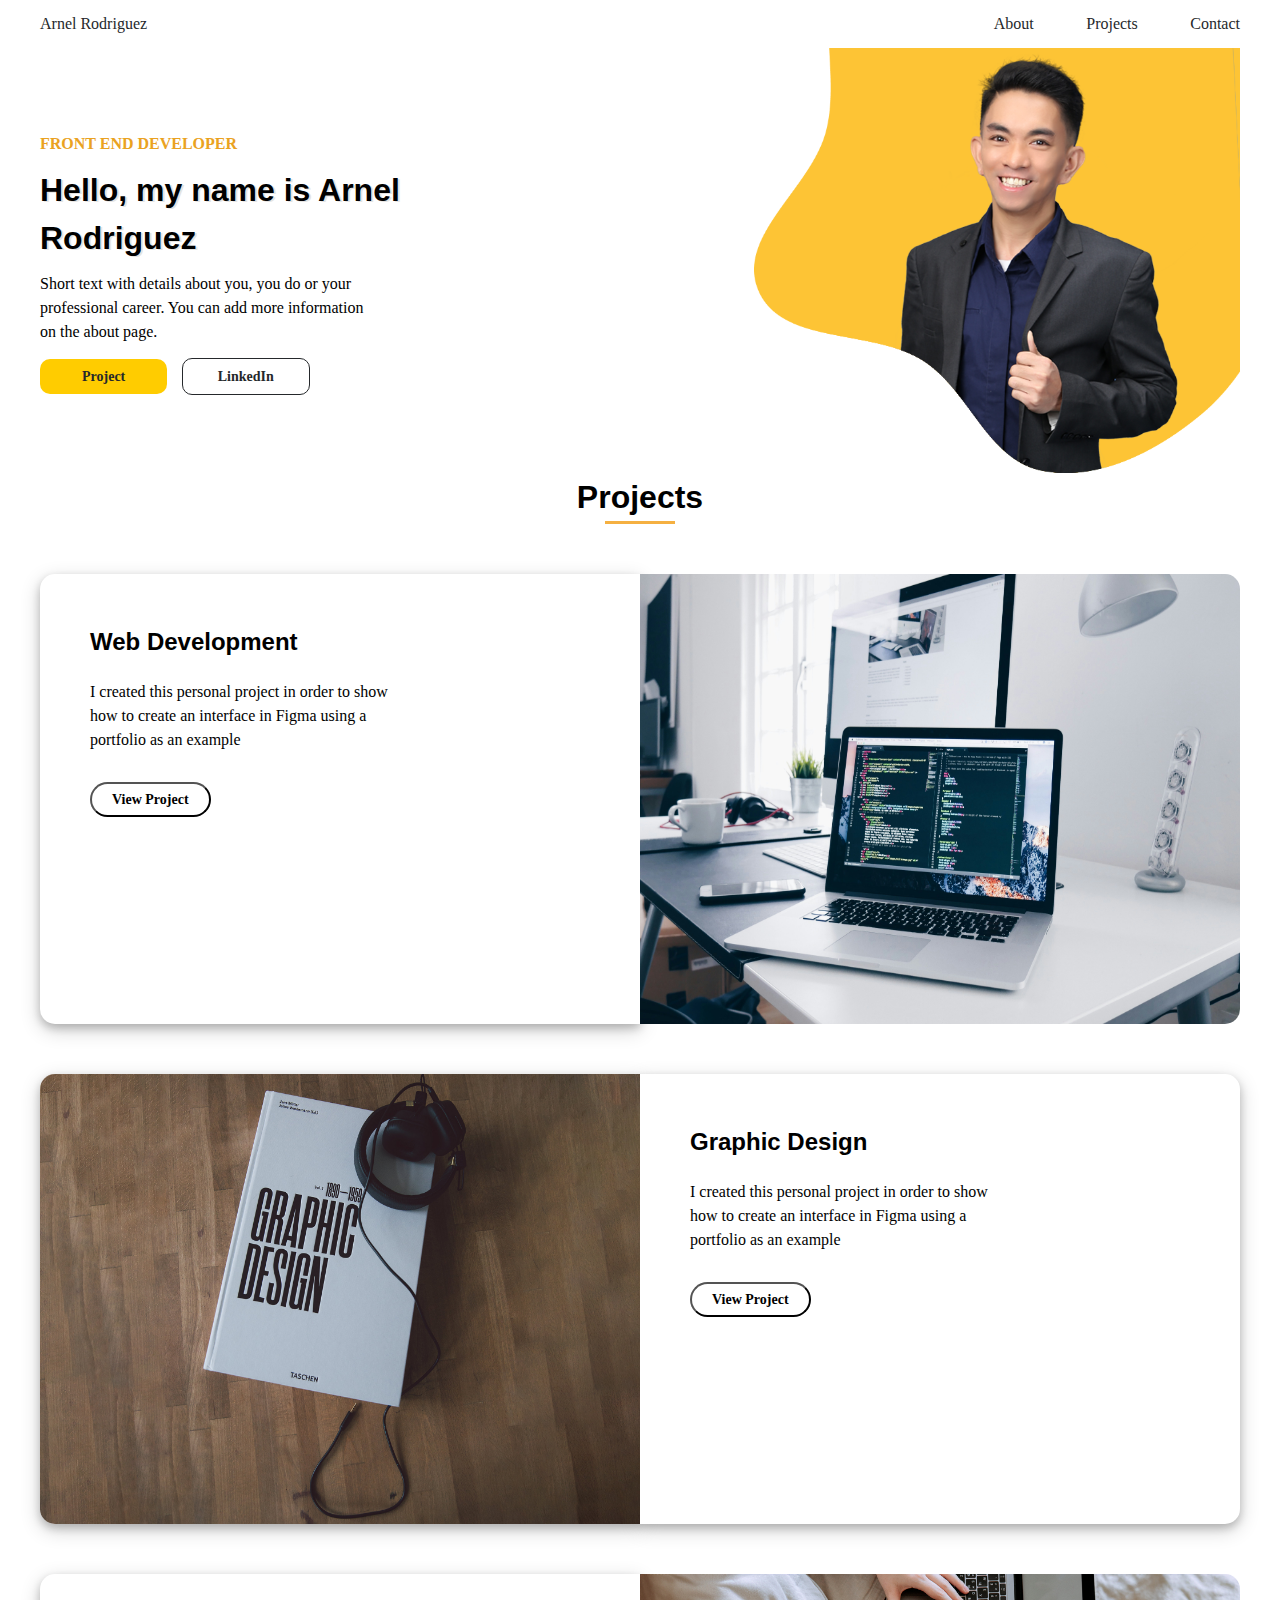
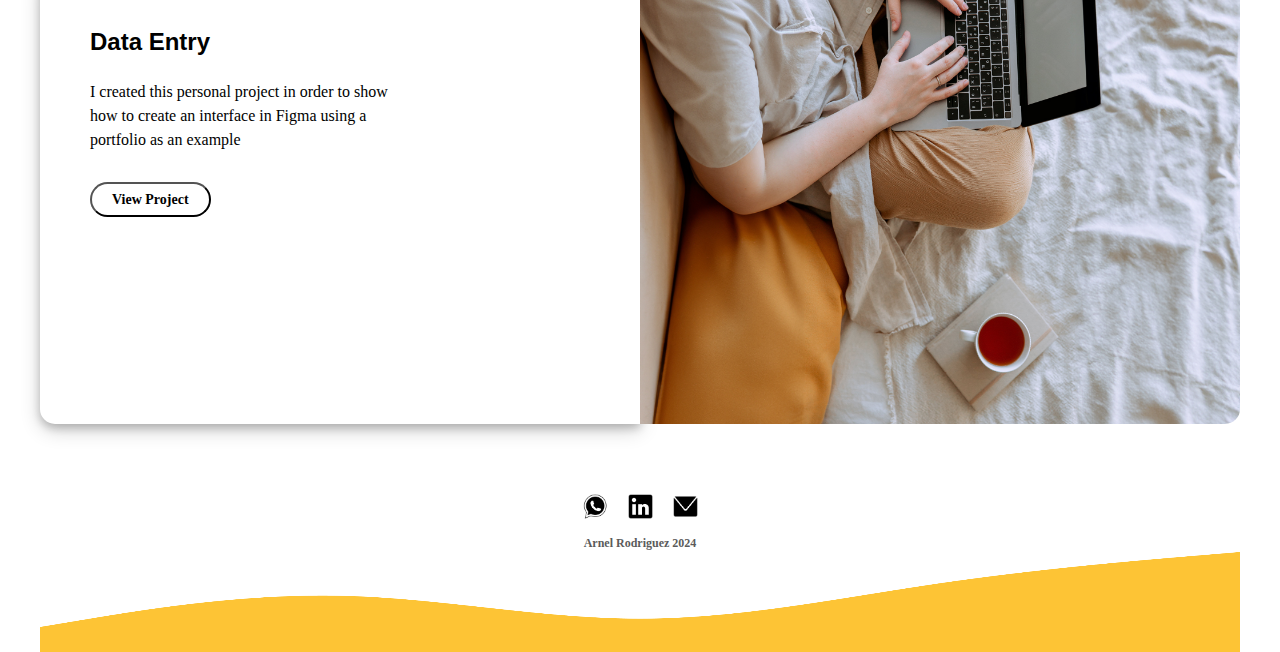
<file: index.html>
<!DOCTYPE html>
<html lang="en">
<head>
    <meta charset="UTF-8">
    <meta name="viewport" content="width=device-width, initial-scale=1.0">
    <title>Arnel Rodriguez</title>
    <link rel="stylesheet" href="/assets/style/style.css">
    <link href="https://fonts.googleapis.com/css?family=Roboto" rel="stylesheet">
</head>
<body>
    <header class="container">
        <div class="flex justify-between">
            <a href="index.html">Arnel Rodriguez</a>
             <nav>
                <a href="about.html">About</a>
                <a href="#projects">Projects</a>
                <a href="contact.html">Contact</a>
            </nav>
        </div>
    </header>
    <section class="container">
        <div class="flex justify-between items-center">
            <div class="nel-details">
                <h4>FRONT END DEVELOPER</h4>
                <h1>Hello, my name is Arnel Rodriguez</h1>
                <p>Short text with details about you, you do or your <br>professional career. 
                    You can add more information <br> on the about page.
                </p>
                <div class="buttons">
                    <a href="">Project</a>
                    <a href="https://www.linkedin.com/in/arnel-rodriguez-90043a1b2/" target="_blank">LinkedIn</a>
                </div>
            </div>
            <div class="nel-image">
                <img src="/assets/images/image.png" alt="Arnel Rodriguez">
            </div>
        </div>
        <div>
            <div id="projects">
                <h1>Projects</h1>
                <hr class="hr1">
            </div>
            <div class="box-family">
                <div class="box box1">
                    <div class="con">
                        <h2>Web Development</h2>
                            <p>I created this personal project in order to show 
                                <br>how to create an interface in Figma using a 
                                <br>portfolio as an example
                            </p>
                        <button>View Project</button>
                    </div>
                </div>
                <div class="box box2"><img src="/assets/images/webdev.jpg" alt="Web Developer"></div>   
            </div>
            <div class="box-family">
                <div class="box box1">
                    <img src="/assets/images/grcdesign.jpg" alt="Graphic Design">
                </div>
                <div class="box box2 shadow">
                    <div class="con">
                        <h2>Graphic Design</h2>
                            <p>I created this personal project in order to show 
                                <br>how to create an interface in Figma using a 
                                <br>portfolio as an example
                            </p>
                        <button>View Project</button>
                    </div>
                </div> 
            </div>
            <div class="box-family">
                <div class="box box1">
                    <div class="con">
                        <h2>Data Entry</h2>
                            <p>I created this personal project in order to show 
                                <br>how to create an interface in Figma using a 
                                <br>portfolio as an example
                            </p>
                        <button>View Project</button>
                    </div>
                </div>
                <div class="box box2">
                    <img src="/assets/images/data-entry.jpg" alt="Data Entry">
                </div> 
            </div>
            <footer class="footers">
                    <div class="logos">
                        <div class="socia-media"><a href="https://www.google.com/"><img src="/assets/images/whatsapp.png"></a></div>
                        <div class="socia-media"><a href="https://www.linkedin.com/in/arnel-rodriguez-90043a1b2/" target="_blank"><img src="/assets/images/linkedin.png"></a></div>
                        <div class="socia-media"><a href="#"><img src="/assets/images/email.png"></a></div>
                    </div>
                <div><p>Arnel Rodriguez 2024</p></div>
                <div class="footer-back">
                    <img src="/assets/images/Vector.png" alt="background">
                </div>
            </footer>
        </div>
    </section>
</body>
</html>
</file>
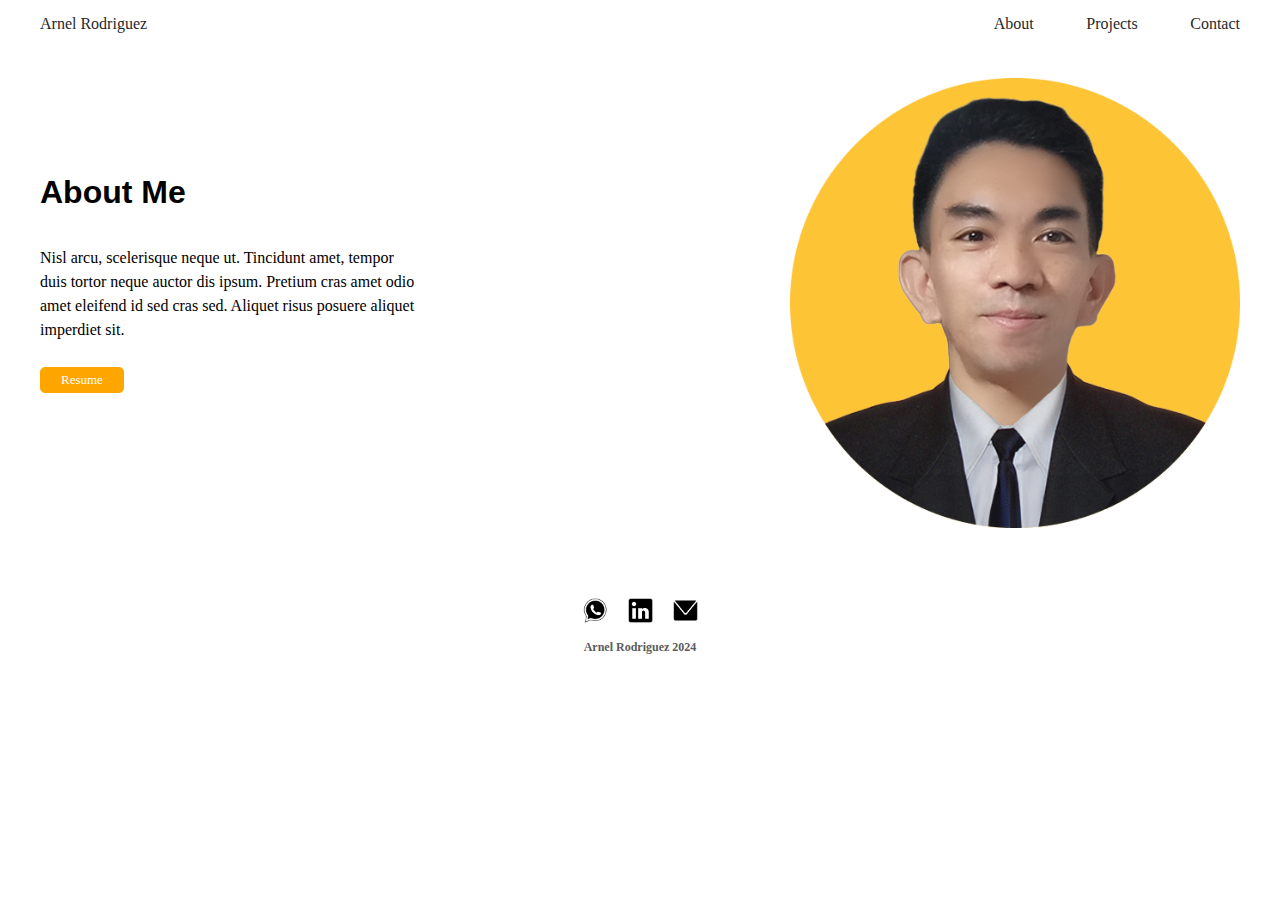
<file: about.html>
<!DOCTYPE html>
<html lang="en">
<head>
    <meta charset="UTF-8">
    <meta name="viewport" content="width=device-width, initial-scale=1.0">
    <title>Arnel Rodriguez</title>
    <link rel="stylesheet" href="/assets/style/style.css">
    <link href="https://fonts.googleapis.com/css?family=Roboto" rel="stylesheet">
</head>
<body>
    <header class="container">
        <div class="flex justify-between">
            <a href="index.html">Arnel Rodriguez</a>
             <nav>
                <a href="about.html">About</a>
                <a href="index.html#projects">Projects</a>
                <a href="contact.html">Contact</a>
            </nav>
        </div>
    </header>
    <section class="container">
        <div class="flex justify-between">
            <div class="abouts">
                <h1>About Me</h1>
                <p>
                   Nisl arcu, scelerisque neque ut. 
                   Tincidunt amet, tempor <br> duis tortor neque auctor dis ipsum. 
                   Pretium cras amet odio <br> amet eleifend id sed cras sed. 
                   Aliquet risus posuere aliquet <br> imperdiet sit.
                </p>
                <button>Resume</button>
            </div>
            <div class="about-me">
                <img src="/assets/images/bg-2.png" alt="Arnel Rodriguez">
            </div>
        </div>
        <footer class="footers">
            <div class="logos">
                <div class="socia-media"><a href="https://www.google.com/"><img src="/assets/images/whatsapp.png"></a></div>
                <div class="socia-media"><a href="https://www.linkedin.com/in/arnel-rodriguez-90043a1b2/" target="_blank"><img src="/assets/images/linkedin.png"></a></div>
                <div class="socia-media"><a href=""><img src="/assets/images/email.png"></a></div>
            </div>
        <div><p>Arnel Rodriguez 2024</p></div>
    </footer>
    </section>
</body>
</html>
</file>
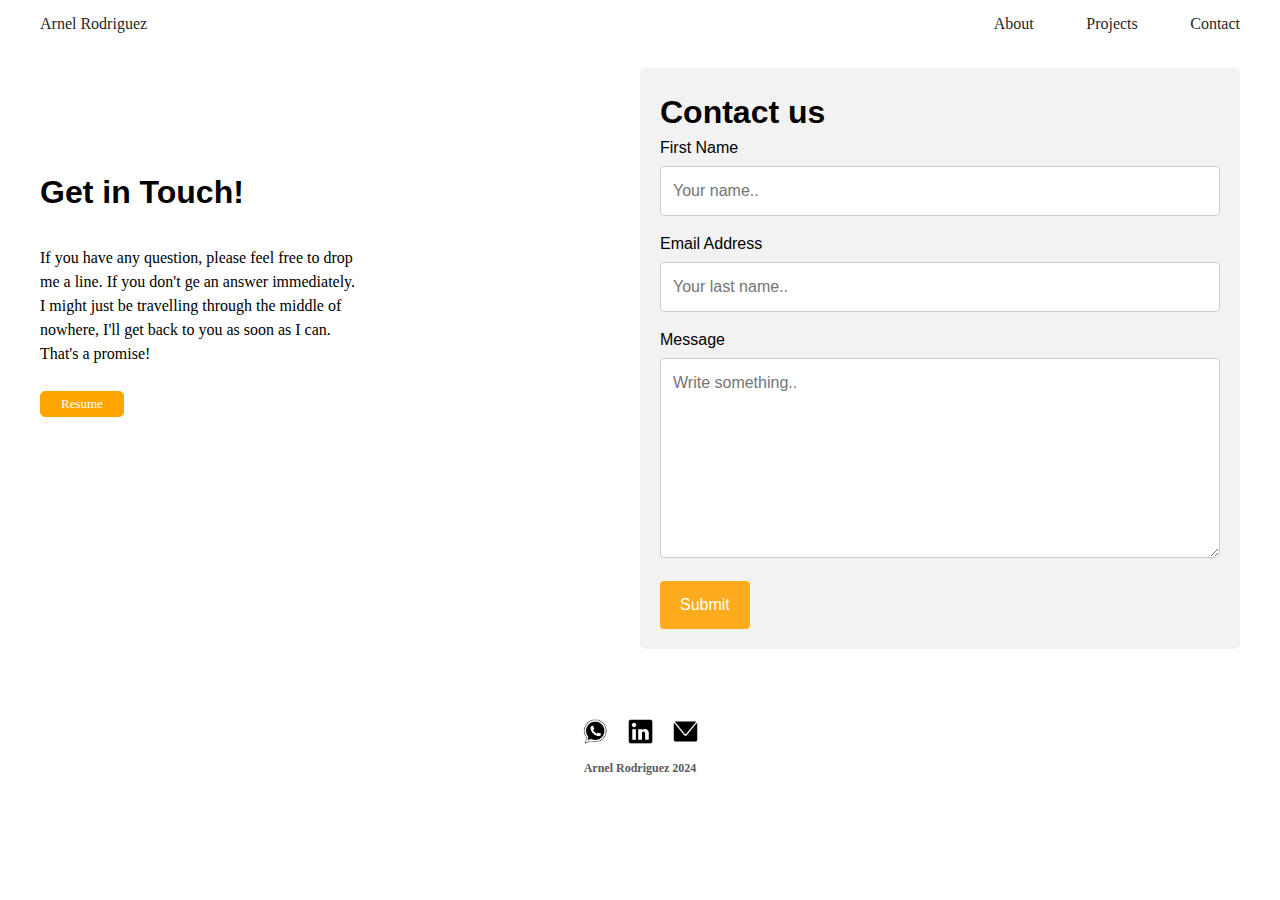
<file: contact.html>
<!DOCTYPE html>
<html lang="en">
<head>
    <meta charset="UTF-8">
    <meta name="viewport" content="width=device-width, initial-scale=1.0">
    <title>Arnel Rodriguez</title>
    <link rel="stylesheet" href="/assets/style/style.css">
    <link href="https://fonts.googleapis.com/css?family=Roboto" rel="stylesheet">
</head>
<body>
    <header class="container">
        <div class="flex justify-between">
            <a href="index.html">Arnel Rodriguez</a>
             <nav>
                <a href="about.html">About</a>
                <a href="index.html#projects">Projects</a>
                <a href="contact.html">Contact</a>
            </nav>
        </div>
    </header>
    <section class="container">
        <div class="flex justify-between">
            <div class="abouts">
                <h1>Get in Touch!</h1>
                <p>
                    If you have any question, please feel free to drop <br>
                    me a line. If you don't ge an answer immediately. <br>
                    I might just be travelling through the middle of <br>
                    nowhere, I'll get back to you as soon as I can. <br>
                    That's a promise!
                </p>
                <button>Resume</button>
            </div>
            <div class="containers">
                <h1>Contact us</h1>
                <form action="#">
                    <label for="fname">First Name</label>
                    <input type="text" id="fname" name="firstname" placeholder="Your name..">
                    <label for="lname">Email Address</label>
                    <input type="text" id="lname" name="lastname" placeholder="Your last name..">
                    <label for="subject">Message</label>
                    <textarea id="subject" name="subject" placeholder="Write something.." style="height:200px"></textarea>
                    <input type="submit" value="Submit">
                  </form>
            </div>
        </div>
        <footer class="footers">
            <div class="logos">
                <div class="socia-media"><a href="https://www.google.com/"><img src="/assets/images/whatsapp.png"></a></div>
                <div class="socia-media"><a href="https://www.linkedin.com/in/arnel-rodriguez-90043a1b2/" target="_blank"><img src="/assets/images/linkedin.png"></a></div>
                <div class="socia-media"><a href=""><img src="/assets/images/email.png"></a></div>
            </div>
        <div><p>Arnel Rodriguez 2024</p></div>
    </footer>
    </section>
</body>
</html>
</file>
<file: assets/style/style.css>
/*
  1. Use a more-intuitive box-sizing model.
*/
*, *::before, *::after {
    box-sizing: border-box;
  }
  /*
    2. Remove default margin
  */
  * {
    margin: 0;
  }
  /*
    Typographic tweaks!
    3. Add accessible line-height
    4. Improve text rendering
  */
  body {
    line-height: 1.5;
    -webkit-font-smoothing: antialiased;
  }
  /*
    5. Improve media defaults
  */
  img, picture, video, canvas, svg {
    display: block;
    max-width: 100%;
  }
  /*
    6. Remove built-in form typography styles
  */
  input, button, textarea, select {
    font: inherit;
  }
  /*
    7. Avoid text overflows
  */
  p, h1, h2, h3, h4, h5, h6 {
    overflow-wrap: break-word;
  }
  /*
    8. Create a root stacking context
  */
#root, #__next {
    isolation: isolate;
}

.container {
    max-width: 1200px;
    margin: 0 auto;
}

a {
    text-decoration: none;
    color: #25282B;
    font-size: 18px;
}

.flex {
    display: flex;
 }

.justify-between {
    justify-content: space-between;
}

.flex a {
    font-family: open sans;
    font-size: 16px;
}

nav > a {
    margin-right: 48px;
    padding-bottom: 3px;
}


nav > a:hover {
    border-bottom: 2px solid black; 
}

nav > a:last-child {
    margin-right: 0px;
}

header > div {
    padding: 12px 0;
}

header {
    margin-bottom: 54px;
}

.items-center {
    align-items: center;
}

.nel-details {
    max-width: 486px;
}

.nel-details h1 {
    margin-top: 10px;
    text-shadow: 2px 1px #E5E4E2;
}

.nel-details h4 {
    font-family: open sans;
    color: #eaa221;
}

.nel-image > img {
    width: 486px;
    height: auto;
}

.nel-details p {
    font-family: Open Sans;
    margin-top: 10px;
}

.buttons {
    margin-top: 20px;
}

.buttons > a {
    font-family: Open Sans;
    font-size: 14px;
    font-weight: bold;
    border-radius: 10px;
}

.buttons > a:last-child {
    margin-left: 10px;
}

.buttons > a:first-child {
    background-color: #ffcc00;
    padding: 10px 42px;
}

.buttons > a:first-child:hover {
    background-color:#ffa100;
    transition-duration: 0.4s;
    color: #FFFFFF;
}

.buttons > a:last-child {
    border-style: solid;
    border-width: 1px;
    padding: 10px 35px;
}

.buttons > a:last-child:hover {
    color:#eaa221; 
}

#projects > h1 {
    text-align: center;
}

.hr1 {
    width: 70px;
    height: 3px;
    border: 0 none;
    background-color: #F5B041;
    margin: auto;
    
}

.box-family {
    margin-top: 50px;
    display: flex;   
}

.box {
    width: 50%;
    height: 450px;
    
}

.box1 {
    background-color: #FFFFFF;
    border-radius: 15px 0px 0px 15px;
    box-shadow: 0 4px 8px 0 rgba(0, 0, 0, 0.2), 0 6px 20px 0 rgba(0, 0, 0, 0.19);
}

.box2 {
    background-color: #FFFFFF;
    border-radius: 0px 15px 15px 0px; 
}

.shadow {
    box-shadow: 0 4px 8px 0 rgba(0, 0, 0, 0.2), 0 6px 20px 0 rgba(0, 0, 0, 0.19);
}

.con {
    margin: 50px 50px 0px 50px;
}

.con p {
    margin-top: 20px;
    font-family: Open Sans;
}

.con button {
    margin-top: 30px;
    background-color: #FFFFFF;
    border-radius: 20px;
    padding: 5px 20px;
    font-family: open sans;
    font-size: 14px;
    font-weight: bold;
}

.con button:hover {
    border: 2px solid #eaa221;
    color: #eaa221;
}

.footers {
    justify-content: flex;
    margin: 60px 0px 0px 0px;
}

.footers p {
    text-align: center;
    color: #5b5b5b;
    font-family: open sans;
    font-size: 12px;
    font-weight: bold;
}

.logos {
    display: flex;
    justify-content: center;
}

.socia-media img {
    margin: 10px 10px 15px 10px;
    width: auto;
    height: 25px;
}

.box2 img {
    position: relative;
    background-size: cover;
    width: 0 auto;
    height: 100%;
    border-radius: 0px 15px 15px 0px;
}

.box1 img {
    position: relative;
    border-radius: 15px 0px 0px 15px;
    height: 100%;
}

.abouts {
    margin-top: 120px;
}

.abouts p {
    margin-top: 30px;
    font-family: Open Sans;
}

.abouts button {
    margin-top: 25px;
    padding: 2px 20px 2px 20px;
    border-radius: 5px;
    border: 1px solid orange;
    background-color: orange;
    font-family: Open Sans;
    font-size: 13px;
    color: white;
}

html {
    scroll-behavior: smooth;
}

input[type=text], select, textarea {
    width: 100%;
    padding: 12px;
    border: 1px solid #ccc;
    border-radius: 4px;
    box-sizing: border-box;
    margin-top: 6px;
    margin-bottom: 16px;
    resize: vertical;
  }
  
  input[type=submit] {
    background-color: #FFAC1C;
    color: white;
    padding: 12px 20px;
    border: none;
    border-radius: 4px;
    cursor: pointer;
  }
  
  input[type=submit]:hover {
    background-color: #E3963E;
  }
  
  .containers {
    border-radius: 5px;
    background-color: #f2f2f2;
    padding: 20px;
    width: 600px;
    height:auto;
    margin-top: 20px;
  }

  body {
    font-family: Arial, Helvetica, sans-serif;
    box-sizing: border-box;
}


.about-me img{
    margin-top: 30px;
    width: 450px;
    height: auto;
}

.footer-back img {
    height: 100px;
    width: 100%;

}
</file>
